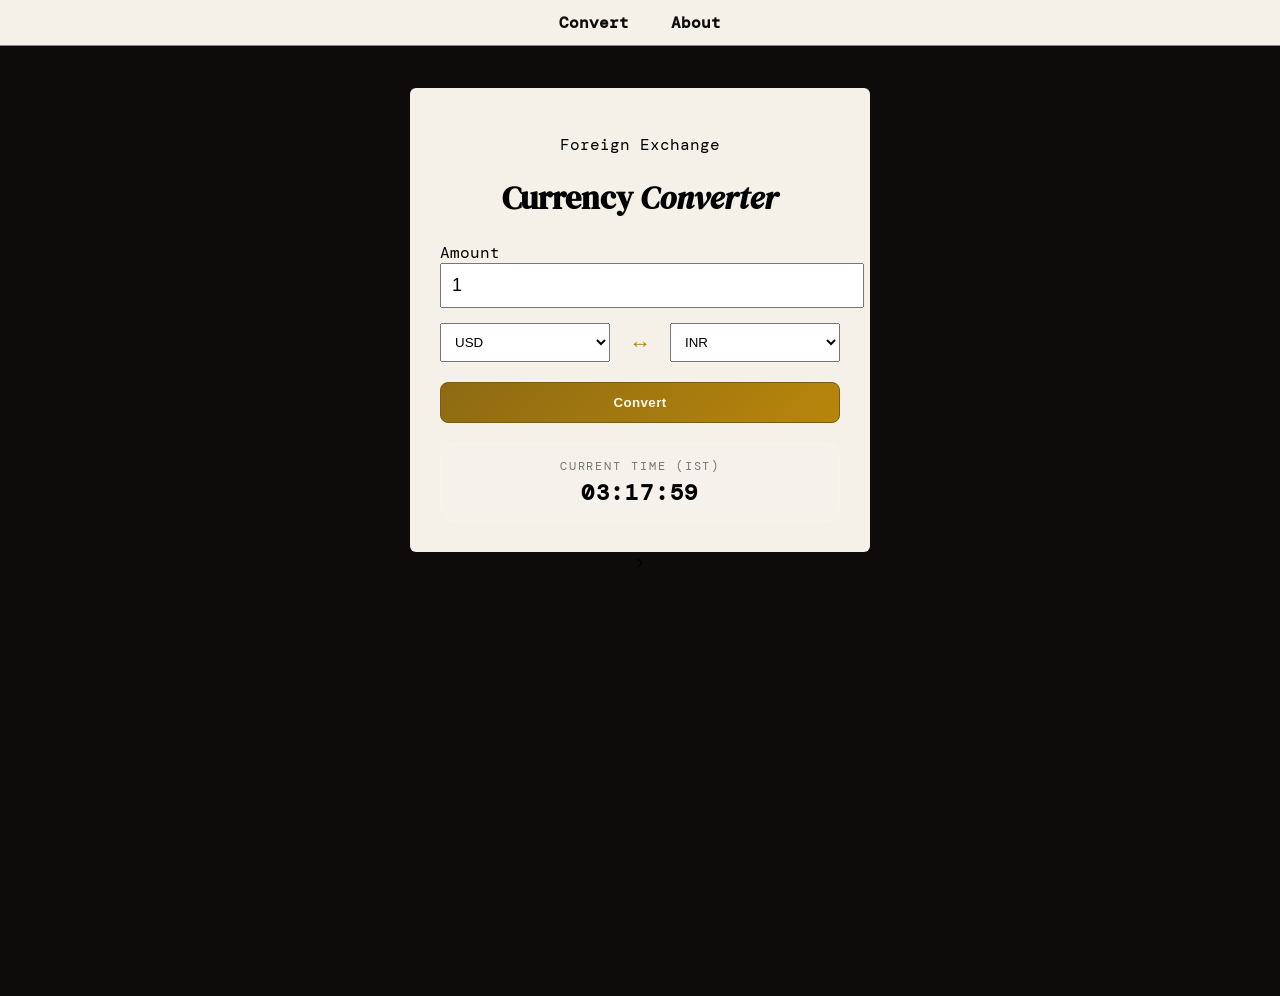
<file: index.html>
<!doctype html>
<html lang="en">
  <head>
    <meta charset="UTF-8" />
    <meta name="viewport" content="width=device-width, initial-scale=1.0" />
    <title>FX — Currency Converter</title>

    <!-- Fonts -->
    <link rel="preconnect" href="https://fonts.googleapis.com" />
    <link rel="preconnect" href="https://fonts.gstatic.com" crossorigin />
    <link
      href="https://fonts.googleapis.com/css2?family=DM+Serif+Display&family=DM+Mono&display=swap"
      rel="stylesheet"
    />

    <!-- CSS -->
    <link rel="stylesheet" href="index.css" />
  </head>

  <body>
    <nav>
      <a href="index.html">Convert</a>
      <a href="about.html">About</a>
    </nav>

    <div class="card">
      <div class="header">
        <p class="header-eyebrow">Foreign Exchange</p>
        <h1>Currency <em>Converter</em></h1>
      </div>

      <!-- Amount -->
      <label>Amount</label>
      <input type="number" id="amount" value="1" step="0.01" />

      <!-- Dropdowns -->
      <div class="selectors">
        <select id="fromCurrency"></select>
        <div class="exchange-symbol">↔</div>
        <select id="toCurrency"></select>
      </div>

      <!-- Button -->
      <button id="convert-btn" onclick="convert()">Convert</button>

      <!-- Result -->
      <div id="result"></div>
      <div class="time-block">
        <p class="time-label">Current Time (IST)</p>
        <p id="current-time">--:--:--</p>
      </div>
    </div>

    <div id="popup-overlay" class="hidden">
      <div class="popup">
        <h2 id="popup-title">Notice</h2>
        <p id="popup-message"></p>
        <button id="popup-close">OK</button>
      </div>
    </div>

    <!-- JS -->
    <script src="index.js"></script>
  </body>
</html>
>
</file>
<file: index.css>
body {
  font-family: "DM Mono", monospace;
  background: #0e0c0a;
  display: flex;
  flex-direction: column;
  justify-content: flex-start;
  align-items: center;
  min-height: 100vh;
  padding-top: 80px;
}

nav {
  position: fixed;
  top: 0;
  left: 0;
  right: 0;
  background: #f5f0e8;
  padding: 12px 0;
  text-align: center;
  border-bottom: 1px solid #b8860b;
  z-index: 100;
}

nav a {
  margin: 0 16px;
  text-decoration: none;
  color: #0e0c0a;
  font-weight: 700;
}

nav a:hover {
  color: #b8860b;
}

.about-page {
  width: min(100%, 980px);
  max-width: 980px;
  margin: 0 auto;
  padding: 40px 24px 80px;
}

.about-card {
  background: rgba(245, 240, 232, 0.95);
  padding: 36px;
  border-radius: 28px;
  box-shadow: 0 28px 70px rgba(0, 0, 0, 0.18);
  border: 1px solid rgba(184, 134, 11, 0.18);
}

.page-header {
  text-align: center;
  max-width: 720px;
  margin: 0 auto 34px;
}

.page-header h1 {
  font-family: "DM Serif Display", serif;
  margin: 10px 0 12px;
  font-size: clamp(2rem, 3vw, 3.25rem);
}

.intro-text {
  margin: 0 auto;
  max-width: 650px;
  color: #48443d;
  line-height: 1.8;
}

.profile-card {
  display: grid;
  grid-template-columns: minmax(220px, 260px) 1fr;
  gap: 28px;
  align-items: center;
  margin-bottom: 36px;
}

.profile-image {
  width: 100%;
  aspect-ratio: 1 / 1;
  object-fit: cover;
  border-radius: 24px;
  border: 1px solid rgba(184, 134, 11, 0.18);
  box-shadow: 0 20px 40px rgba(0, 0, 0, 0.12);
}

.profile-details h2,
.team-section h2 {
  margin: 0 0 10px;
  color: #3d362f;
  font-size: 1.25rem;
  letter-spacing: 0.03em;
}

.profile-details h3,
.member-card h3 {
  margin: 0;
  font-size: 1.65rem;
  font-family: "DM Serif Display", serif;
  color: #1d1b18;
}

.role,
.bio-text,
.member-card p {
  color: #4f4a44;
  line-height: 1.75;
  margin: 12px 0 0;
}

.bio-text {
  margin-top: 18px;
}

.profile-links,
.member-links {
  display: flex;
  flex-wrap: wrap;
  gap: 12px;
  margin-top: 22px;
}

.profile-links a,
.member-links a {
  color: #0e0c0a;
  text-decoration: none;
  padding: 10px 16px;
  background: rgba(184, 134, 11, 0.1);
  border-radius: 999px;
  font-weight: 700;
  transition:
    background 0.2s ease,
    transform 0.2s ease;
}

.profile-links a:hover,
.member-links a:hover {
  background: rgba(184, 134, 11, 0.18);
  transform: translateY(-1px);
}

.team-section {
  margin-top: 16px;
}

.team-grid {
  display: grid;
  grid-template-columns: repeat(2, minmax(0, 1fr));
  gap: 20px;
  margin-top: 20px;
}

.member-card {
  background: #fff;
  border-radius: 20px;
  padding: 22px;
  border: 1px solid rgba(14, 12, 10, 0.08);
  box-shadow: 0 18px 32px rgba(14, 12, 10, 0.07);
}

.member-card h3 {
  margin-bottom: 8px;
}

.member-card p {
  margin-bottom: 18px;
}

@media (max-width: 760px) {
  body {
    padding-top: 100px;
  }

  .about-page {
    padding: 24px 16px 60px;
  }

  .profile-card,
  .team-grid {
    grid-template-columns: 1fr;
  }
}

.card {
  background: #f5f0e8;
  padding: 30px;
  width: 400px;
  border-radius: 6px;
}

.header {
  text-align: center;
  margin-bottom: 20px;
}

.header h1 {
  font-family: "DM Serif Display", serif;
}

input {
  width: 100%;
  padding: 10px;
  font-size: 18px;
  margin-bottom: 15px;
}

.selectors {
  display: flex;
  gap: 10px;
  margin-bottom: 20px;
}

select {
  flex: 1;
  padding: 10px;
}

.exchange-symbol {
  display: flex;
  align-items: center;
  justify-content: center;
  width: 40px;
  font-size: 22px;
  color: #b8860b;
}

#convert-btn {
  width: 100%;
  padding: 12px;
  background: linear-gradient(135deg, #8d6a13, #b8860b);
  color: #fff9e6;
  border: 1px solid #7a5b0f;
  border-radius: 8px;
  cursor: pointer;
  font-weight: 700;
  letter-spacing: 0.03em;
  transition:
    transform 0.15s ease,
    box-shadow 0.15s ease;
}

#convert-btn:hover {
  transform: translateY(-1px);
  box-shadow: 0 10px 24px rgba(184, 134, 11, 0.25);
}

#result {
  margin-top: 20px;
  text-align: center;
  font-size: 20px;
}

#popup-overlay {
  position: fixed;
  inset: 0;
  background: rgba(0, 0, 0, 0.7);
  display: flex;
  align-items: center;
  justify-content: center;
  z-index: 1000;
}

#popup-overlay.hidden {
  display: none;
}

.popup {
  width: min(90%, 360px);
  background: #131213;
  padding: 26px 24px;
  border-radius: 20px;
  border: 1px solid rgba(184, 134, 11, 0.22);
  box-shadow: 0 24px 60px rgba(0, 0, 0, 0.35);
  text-align: center;
}

.popup h2 {
  margin: 0 0 14px;
  font-size: 24px;
  color: #f1c40f;
}

.popup p {
  margin: 0 0 24px;
  color: #e7e2d8;
  line-height: 1.5;
}

#popup-close {
  padding: 12px 20px;
  background: linear-gradient(135deg, #8d6a13, #b8860b);
  border: none;
  color: #fff;
  font-weight: 700;
  border-radius: 12px;
  cursor: pointer;
}

#popup-close:hover {
  filter: brightness(1.05);
}

.time-block {
  margin-top: 18px;
  padding: 14px 18px;
  border-radius: 14px;
  background: rgba(255, 255, 255, 0.12);
  border: 1px solid rgba(255, 255, 255, 0.14);
  text-align: center;
}

.time-label {
  margin: 0 0 4px;
  font-size: 12px;
  letter-spacing: 0.16em;
  text-transform: uppercase;
  color: #777;
}

#current-time {
  margin: 0;
  font-size: 22px;
  font-weight: 700;
  letter-spacing: 0.08em;
}
</file>
